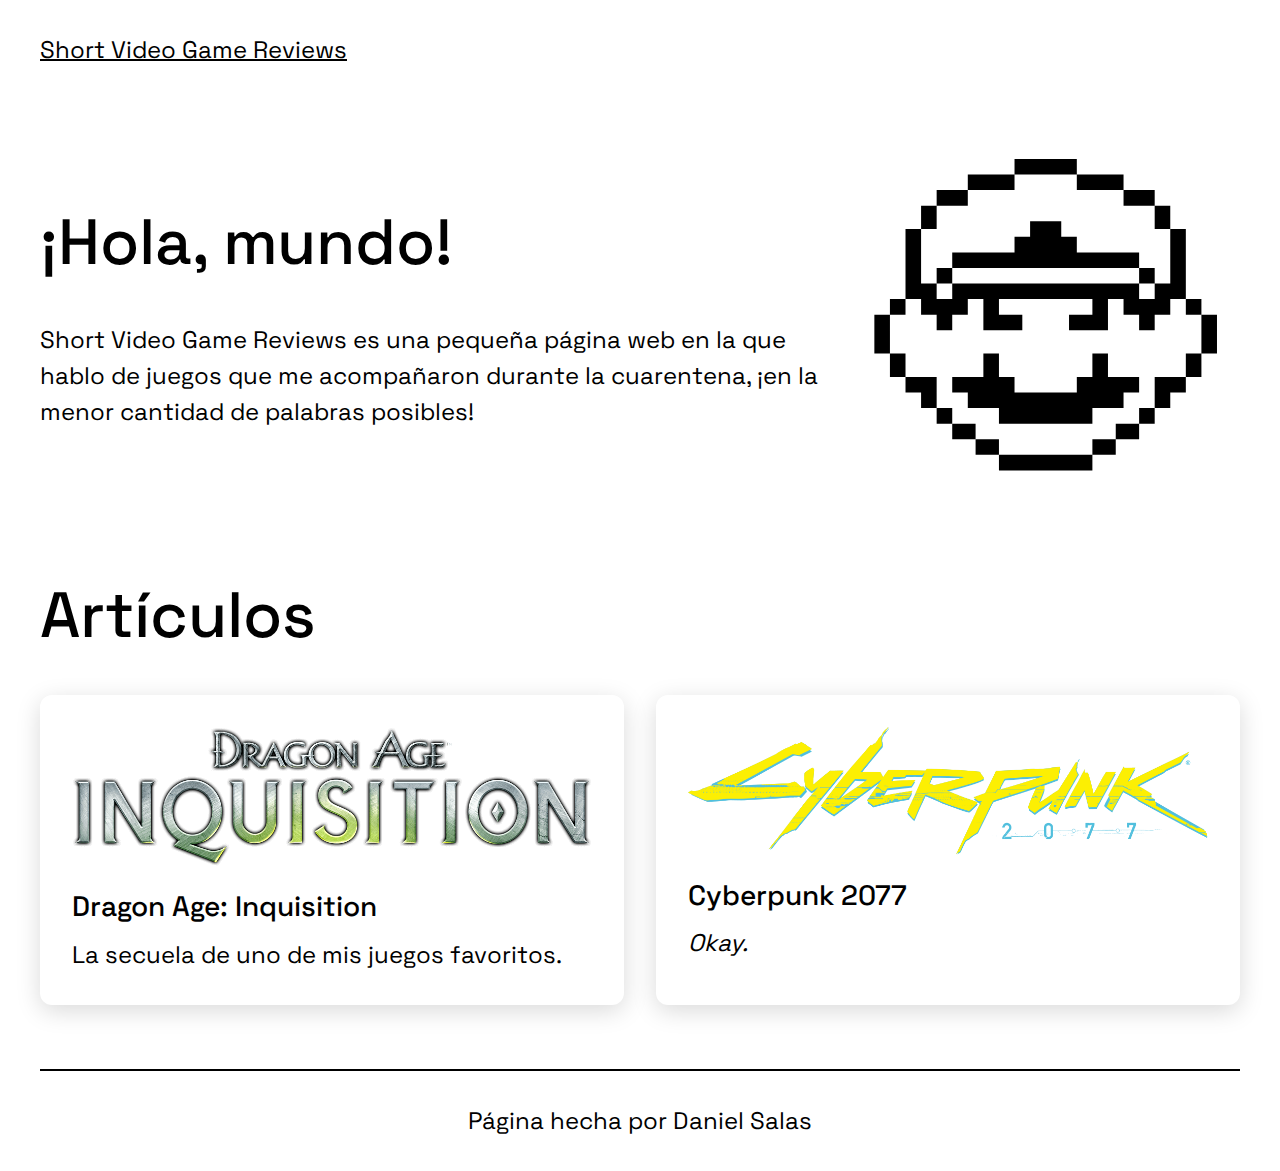
<file: index.html>
<!DOCTYPE html>
<html lang="es">
    <head>
        <meta charset="utf-8">
        <meta name="viewport" content="width=device-width, initial-scale=1">
        <link href="style.css" rel="stylesheet">
        <title>Short Video Game Reviews</title>
    </head>
    <body>
        <nav>
            <a class="logo" href="index.html">
                <span>SVGR</span>
            </a>
            <div class="menu">
                <!--
                <a href="dai.html">DA:I</a>
                <a href="cp2077.html">CP2077</a>
                -->
            </div>
        </nav>
        <article>
            <section class="bienvenida">
                <div class="contenedor-bienvenida-logo">
                    <svg xmlns="http://www.w3.org/2000/svg" viewBox="0 0 50 50" fill="currentcolor">
                        <path d="M 21 5 L 21 7 L 29 7 L 29 5 L 21 5 z M 29 7 L 29 9 L 35 9 L 35 7 L 29 7 z M 35 9 L 35 11 L 39 11 L 39 9 L 35 9 z M 39 11 L 39 14 L 41 14 L 41 11 L 39 11 z M 41 14 L 41 17 L 41 21 L 39 21 L 39 23 L 37 23 L 37 21 L 35 21 L 15 21 L 13 21 L 13 23 L 11 23 L 11 21 L 9 21 L 9 14 L 7 14 L 7 21 L 7 23 L 9 23 L 9 25 L 11 25 L 11 27 L 13 27 L 13 25 L 15 25 L 15 23 L 17 23 L 17 27 L 22 27 L 22 25 L 19 25 L 19 23 L 31 23 L 31 25 L 28 25 L 28 27 L 33 27 L 33 23 L 35 23 L 35 25 L 37 25 L 37 27 L 39 27 L 39 25 L 41 25 L 41 23 L 43 23 L 43 21 L 43 17 L 43 14 L 41 14 z M 43 23 L 43 25 L 45 25 L 45 23 L 43 23 z M 45 25 L 45 30 L 47 30 L 47 25 L 45 25 z M 45 30 L 43 30 L 43 33 L 45 33 L 45 30 z M 43 33 L 41 33 L 39 33 L 39 37 L 41 37 L 41 35 L 43 35 L 43 33 z M 39 37 L 37 37 L 37 39 L 39 39 L 39 37 z M 37 39 L 34 39 L 34 41 L 37 41 L 37 39 z M 34 41 L 31 41 L 31 43 L 34 43 L 34 41 z M 31 43 L 19 43 L 19 45 L 31 45 L 31 43 z M 19 43 L 19 41 L 16 41 L 16 43 L 19 43 z M 16 41 L 16 39 L 13 39 L 13 41 L 16 41 z M 13 39 L 13 37 L 11 37 L 11 39 L 13 39 z M 11 37 L 11 33 L 7 33 L 7 35 L 9 35 L 9 37 L 11 37 z M 7 33 L 7 30 L 5 30 L 5 33 L 7 33 z M 5 30 L 5 25 L 3 25 L 3 30 L 5 30 z M 5 25 L 7 25 L 7 23 L 5 23 L 5 25 z M 9 14 L 11 14 L 11 11 L 9 11 L 9 14 z M 11 11 L 15 11 L 15 9 L 11 9 L 11 11 z M 15 9 L 21 9 L 21 7 L 15 7 L 15 9 z M 11 21 L 13 21 L 13 19 L 11 19 L 11 21 z M 13 19 L 37 19 L 37 17 L 29 17 L 29 15 L 27 15 L 27 13 L 23 13 L 23 15 L 21 15 L 21 17 L 13 17 L 13 19 z M 37 19 L 37 21 L 39 21 L 39 19 L 37 19 z M 17 30 L 17 33 L 13 33 L 13 35 L 15 35 L 15 37 L 17 37 L 19 37 L 19 39 L 31 39 L 31 37 L 33 37 L 35 37 L 35 35 L 37 35 L 37 33 L 33 33 L 33 30 L 31 30 L 31 33 L 29 33 L 29 35 L 21 35 L 21 33 L 19 33 L 19 30 L 17 30 z"/>
                    </svg>
                </div>
                <div class="contenedor-bienvenida-texto">
                    <h1>¡Hola, mundo!</h1>
                    <p>Short Video Game Reviews es una pequeña página web en la que hablo de juegos que me acompañaron durante la cuarentena, ¡en la menor cantidad de palabras posibles!</p>
                </div>
            </section>
            <h1>Artículos</h1>
            <section class="articulos">
                <a href="dai.html">
                    <div class="contenedor-articulos">
                        <img src="images/dai-logo.png">
                        <h3>Dragon Age: Inquisition</h3>
                        <p>La secuela de uno de mis juegos favoritos.</p>
                    </div>
                </a>
                <a href="cp2077.html">
                    <div class="contenedor-articulos">
                        <img src="images/cp2077-logo.png">
                        <h3>Cyberpunk 2077</h3>
                        <p><i>Okay.</i></p>
                    </div>
                </a>
            </section>
        </article>
    </body>
    <footer>
        <div class="contenedor-footer">
            <span>Página hecha por Daniel Salas</span>
        </div>
    </footer>
</html>
</file>
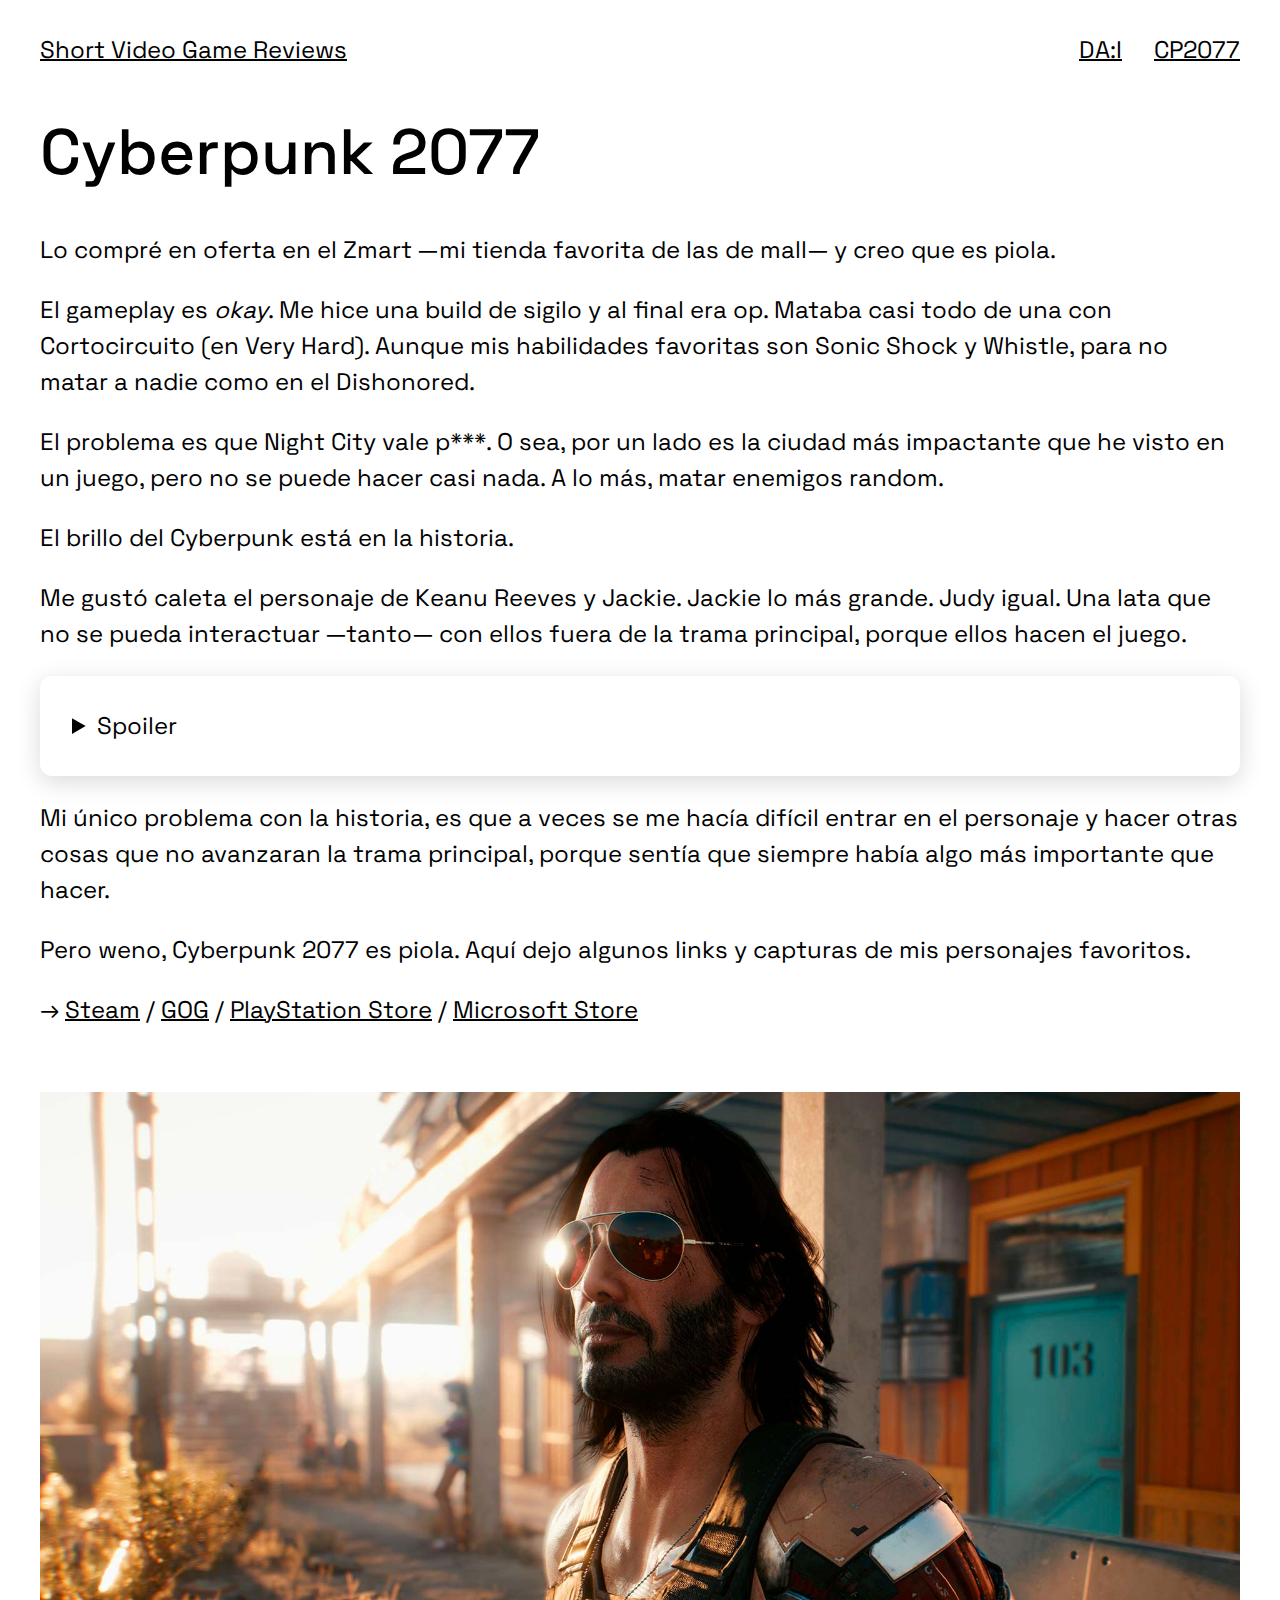
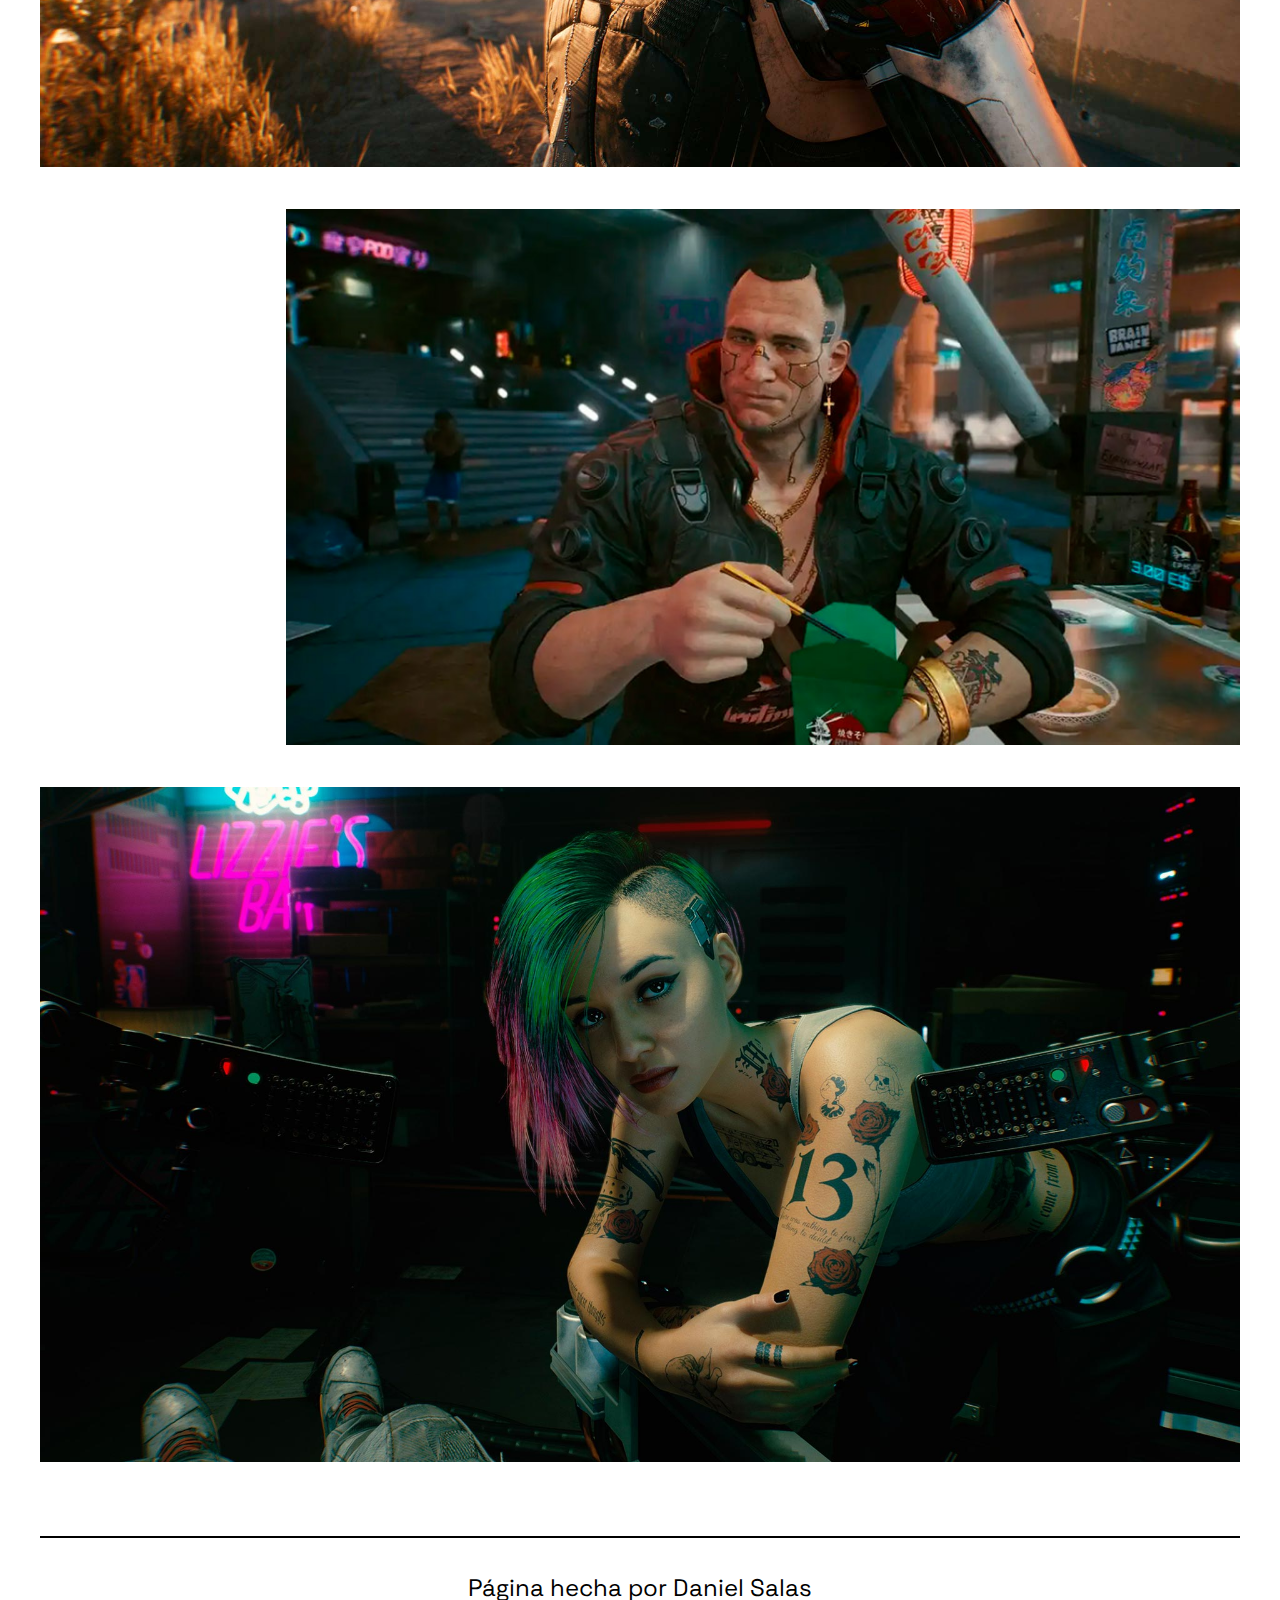
<file: cp2077.html>
<!DOCTYPE html>
<html lang="es">
    <head>
        <meta charset="utf-8">
        <meta name="viewport" content="width=device-width, initial-scale=1">
        <link rel="preconnect" href="https://fonts.googleapis.com">
        <link rel="preconnect" href="https://fonts.gstatic.com" crossorigin>
        <link href="https://fonts.googleapis.com/css2?family=IBM+Plex+Sans:wght@400;700&display=swap" rel="stylesheet">
        <link href="style.css" rel="stylesheet">
        <title>Short Video Game Reviews</title>
    </head>
    <body>
        <nav>
            <a class="logo" href="index.html">
                <span>SVGR</span>
            </a>
            <div class="menu">
                <a href="dai.html">DA:I</a>
                <a href="cp2077.html">CP2077</a>
            </div>
        </nav>
        <article>
            <h1>Cyberpunk 2077</h1>
            <p>Lo compré en oferta en el  Zmart —mi tienda favorita de las de mall— y creo que es piola.</p>
            <p>El gameplay es <i>okay</i>. Me hice una build de sigilo y al final era op. Mataba casi todo de una con Cortocircuito (en Very Hard). Aunque mis habilidades favoritas son Sonic Shock y Whistle, para no matar a nadie como en el Dishonored.</p>
            <p>El problema es que Night City vale p***. O sea, por un lado es la ciudad más impactante que he visto en un juego, pero no se puede hacer casi nada. A lo más, matar enemigos random.</p>
            <p>El brillo del Cyberpunk está en la historia.</p>
            <p>Me gustó caleta el personaje de Keanu Reeves y Jackie. Jackie lo más grande. Judy igual. Una lata que no se pueda interactuar —tanto— con ellos fuera de la trama principal, porque ellos hacen el juego.</p>
            <details><summary>Spoiler</summary>El final donde te matas con Keanu es ufff y el mensaje que te deja Judy en la escena post créditos es fatal.</details>
            <p>Mi único problema con la historia, es que a veces se me hacía difícil entrar en el personaje y hacer otras cosas que no avanzaran la trama principal, porque sentía que siempre había algo más importante que hacer.</p>
            <p>Pero weno, Cyberpunk 2077 es piola. Aquí dejo algunos links y capturas de mis personajes favoritos.</p>
            <p>→ <a href="https://store.steampowered.com/app/1091500/Cyberpunk_2077/" target="_blank">Steam</a> / <a href="https://www.gog.com/game/cyberpunk_2077" target="_blank">GOG</a> / <a href="https://store.playstation.com/es-cl/product/UP4497-CUSA16596_00-0000000000000004/" target="_blank">PlayStation Store</a> / <a href="https://www.microsoft.com/es-cl/p/cyberpunk-2077/bx3m8l83bbrw" target="_blank">Microsoft Store</a></p>
            <section class="cp2077-galeria">
                <p class="johnny"><img src="images/johnny.jpg"></p>
                <p class="jackie"><img src="images/jackie.jpg"></p>
                <p class="judy"><img src="images/judy.jpg"></p>
            </section>
        </article>
    </body>
    <footer>
        <div class="contenedor-footer">
            <span>Página hecha por Daniel Salas</span>
        </div>
    </footer>
</file>
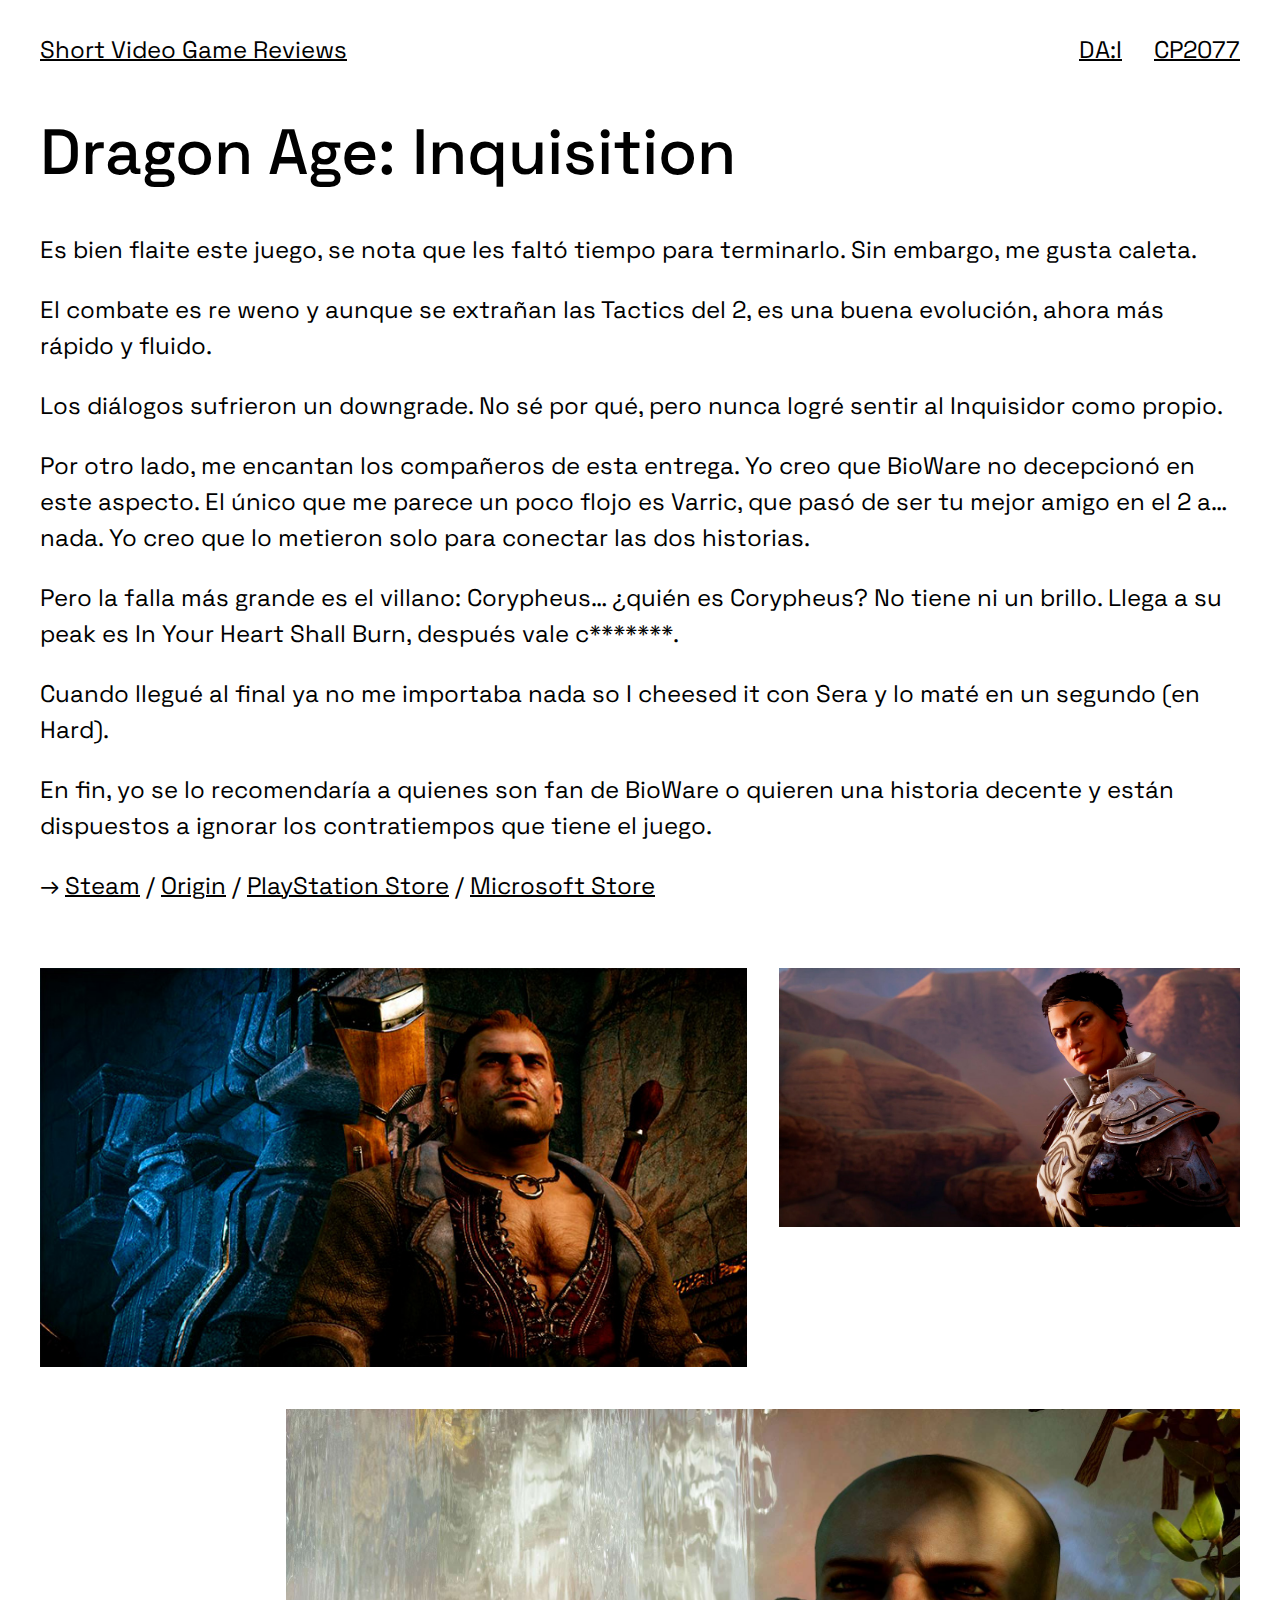
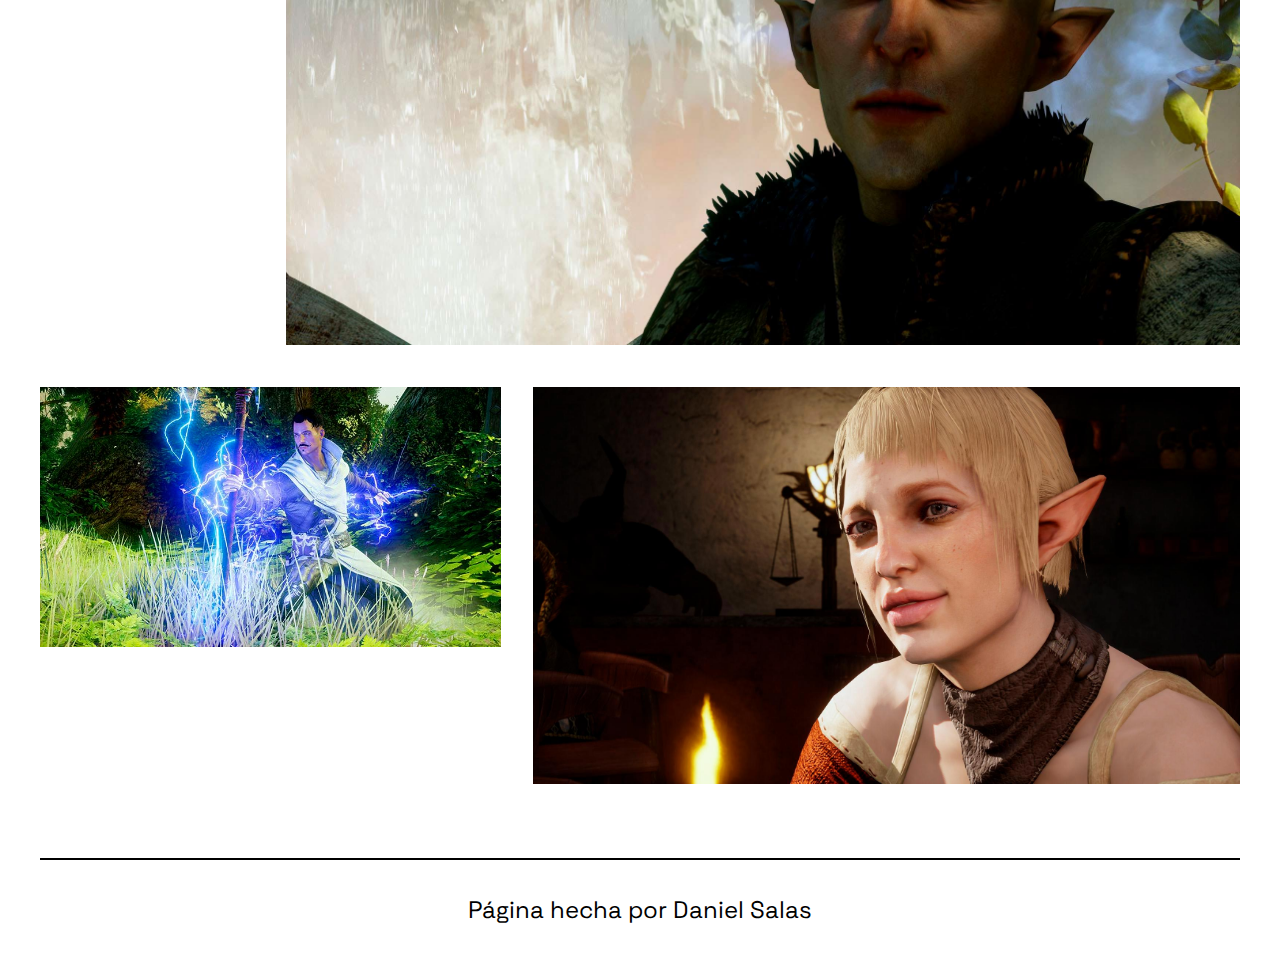
<file: dai.html>
<!DOCTYPE html>
<html lang="es">
    <head>
        <meta charset="utf-8">
        <meta name="viewport" content="width=device-width, initial-scale=1">
        <link rel="preconnect" href="https://fonts.googleapis.com">
        <link rel="preconnect" href="https://fonts.gstatic.com" crossorigin>
        <link href="https://fonts.googleapis.com/css2?family=IBM+Plex+Sans:wght@400;700&display=swap" rel="stylesheet">
        <link href="style.css" rel="stylesheet">
        <title>Short Video Game Reviews</title>
    </head>
    <body>
        <nav>
            <a class="logo" href="index.html">
                <span>SVGR</span>
            </a>
            <div class="menu">
                <a href="dai.html">DA:I</a>
                <a href="cp2077.html">CP2077</a>
            </div>
        </nav>
        <article>
            <h1>Dragon Age: Inquisition</h1>
            <p>Es bien flaite este juego, se nota que les faltó tiempo para terminarlo. Sin embargo, me gusta caleta.</p>
            <p>El combate es re weno y aunque se extrañan las Tactics del 2, es una buena evolución, ahora más rápido y fluido.</p>
            <p>Los diálogos sufrieron un downgrade. No sé por qué, pero nunca logré sentir al Inquisidor como propio.</p>
            <p>Por otro lado, me encantan los compañeros de esta entrega. Yo creo que BioWare no decepcionó en este aspecto. El único que me parece un poco flojo es Varric, que pasó de ser tu mejor amigo en el 2 a… nada. Yo creo que lo metieron solo para conectar las dos historias.</p>
            <p>Pero la falla más grande es el villano: Corypheus… ¿quién es Corypheus? No tiene ni un brillo. Llega a su peak es In Your Heart Shall Burn, después vale c*******.</p>
            <p>Cuando llegué al final ya no me importaba nada so I cheesed it con Sera y lo maté en un segundo (en Hard).</p>
            <p>En fin, yo se lo recomendaría a quienes son fan de BioWare o quieren una historia decente y están dispuestos a ignorar los contratiempos que tiene el juego.</p>
            <p>→ <a href="https://store.steampowered.com/app/1222690/Dragon_Age_Inquisition/" target="_blank">Steam</a> / <a href="https://www.origin.com/chl/es-es/store/dragon-age/dragon-age-inquisition" target="_blank">Origin</a> / <a href="https://store.playstation.com/es-cl/product/UP0006-CUSA00220_00-DA3GAMEOFTHEYEAR/" target="_blank">PlayStation Store</a> / <a href="https://www.microsoft.com/es-cl/p/dragon-age-inquisition/c47gzzbmr5wg" target="_blank">Microsoft Store</a></p>
            <section class="dai-galeria">
                <p class="varric"><img src="images/varric.jpg"></p>
                <p class="cassandra"><img src="images/cassandra.jpg"></p>
                <p class="solas"><img src="images/solas.jpg"></p>
                <p class="dorian"><img src="images/dorian.jpg"></p>
                <p class="sera"><img src="images/sera.jpg"></p>
            </section>
        </article>
    </body>
    <footer>
        <div class="contenedor-footer">
            <span>Página hecha por Daniel Salas</span>
        </div>
    </footer>
</file>
<file: style.css>
@font-face {
    font-family: "Space Grotesk";
    font-feature-settings: "ss02", "ss03", "ss04";
    src: url(fonts/SpaceGrotesk[wght].woff2) format("woff2");
}

html {
    font-size: 100%;
    box-sizing: border-box;
}

* , *::before, *::after {
    box-sizing: inherit;
}

body {
    font-family: 'Space Grotesk', sans-serif;
    font-size: 1.25rem;
    line-height: 1.4;
    margin: 0;
    background: #fff;
    color: #000;
}

nav {
    position: fixed;
    top: 0;
    right: 0;
    left: 0;
    display: flex;
    flex-wrap: nowrap;
    align-items: center;
    justify-content: space-between;
    padding: 2rem 2.5rem;
    margin: 0 auto;
    width: 100%;
    z-index: 1030;
    background: #fff;
}

.logo span {
    opacity: 1;
    transition: .3s ease-out;
    transition-delay: 0s;
}

.logo::before {
    content: "Short Video Game Reviews";
    position: absolute;
    opacity: 0;
    pointer-events: none;
    text-decoration: underline 2px;
}

.menu {
    display: inherit;
    flex-wrap: inherit;
    align-items: inherit;
}

.menu a {
    padding-left: 2rem;
}

.bienvenida {
    display: grid;
    grid-template-columns: 1fr;
    grid-template-rows: auto;
    align-items: center;
    margin-bottom: 4rem;
}

a, a::before {
    color: inherit;
    text-decoration: underline 2px;
    transition: .3s ease-out;
    transition-delay: 0s;
}

a:hover, a:hover::before {
    /*
    text-decoration-color: transparent;
    */
    color: rgba(0,255,0,1);
}

.articulos {
    display: grid;
    grid-template-columns: 1fr;
    gap: 2rem;
}

.contenedor-articulos {
    width: 100%;
    height: 100%;
    padding: 2rem;
    border-radius: inherit;
}

.articulos h3 {
    margin: 1rem 0;
}

.articulos p {
    margin: 0;
    margin-top: 1rem;
}

h3 {
    font-weight: 500;
    line-height: 1;
}

.articulos a {
    text-decoration: none;
    box-shadow: 0px 6px 24px rgba(0,0,0,0.15);
    background: #fff;
    border-radius: 12px;
    transition: .3s ease-out;
    transition-delay: 0s;

}

.articulos a:hover {
    text-decoration: none;
    color: #000;
    box-shadow: 0px 6px 24px rgba(0,0,0,0.4);
}

article {
    padding: 0 2.5rem;
    margin-top: 7.5rem;
}

.dai-galeria, .cp2077-galeria {
    display: grid;
    grid-template-columns: 1fr;
    grid-template-rows: auto;
    gap: 2rem;
    margin-top: 4rem;
}

section p {
    margin: 0;
}

img {
    width: 100%;
}

h1 {
    font-size: 3.5rem;
    font-weight: 500;
    line-height: 1;
    margin: 0;
    margin-bottom: 3rem; 
    padding: 0;
}

details {
    box-shadow: 0px 6px 24px rgba(0,0,0,0.15);
    background: #fff;
    border-radius: 12px;
    transition: .3s ease-out;
    transition-delay: 0s;
    padding: 2rem;
}

details:hover {
    box-shadow: 0px 6px 24px rgba(0,0,0,0.4);
    cursor: pointer;
}

details[open] summary {
    margin: 0;
    margin-bottom: 1.5rem;
}

footer {
    margin-top: 4rem;
    padding: 0 2.5rem;
}


.contenedor-footer {
    padding: 2rem 0;
    margin: 0 auto;
    text-align: center;
    border-top: 2px solid;
}

@media (min-width: 56.25em) {
    body {
        font-size: 1.5rem;
        line-height: 1.5;
    }

    .logo span {
        opacity: 0;
    }

    .logo::before {
        opacity: 1;
        transition: .3s ease-out;
        transition-delay: 0s;
        pointer-events: auto;
    }

    .bienvenida {
        grid-template-columns: 2fr 1fr;
        grid-template-rows: 1fr;
        gap: 2rem;
    }

    .contenedor-bienvenida-logo {
        display:block;
        grid-column: 2/3;
        grid-row: 1/2;
    }

    .contenedor-bienvenida-texto {
        grid-column: 1/2;
        grid-row: 1/2;
    }

    .articulos {
        grid-template-columns: 1fr 1fr;
    }

    h1 {
        font-size: 4rem;
    }

    /*
    .dai-galeria {
        display: grid;
        align-items: center;
        grid-template-columns: 1fr 1fr 2fr 2fr;
        gap: 0 2rem;
    }

    .party {
        display: inherit;
        grid-column: 1/3;
        grid-row: 1/2;
    }

    .cassandra {
        display: inherit;
        grid-column: 3/5;
        grid-row: 2/3;
    }
    
    .solas {
        display: inherit;
        grid-column:2/4;
        grid-row: 3/4;
    }
    
    .dorian {
        display: inherit;
        grid-column: 1/3;
        grid-row: 4/5;
    }
    
    .sera {
        display: inherit;
        grid-column: 4/5;
        grid-row: 5/6;
    }
    */

    .dai-galeria {
        display: grid;
        grid-template-columns: repeat(5, 1fr);
        grid-template-rows: auto;
        align-items: start;
        margin-top: 4rem;

    }

    .varric, .cassandra, .solas, .dorian, .sera, .johnny, .judy, .jackie {
        display: block;
        margin: 0;
        padding: 0;
    }

    .varric {
        grid-column: 1/4;
        grid-row: 1/2;
    }

    .cassandra {
        grid-column: 4/6;
        grid-row: 1/2;
    }

    .solas {
        grid-column: 2/6;
        grid-row: 2/3;
    }

    .dorian {
        grid-column: 1/3;
        grid-row: 3/4;
    }

    .sera {
        grid-column: 3/6;
        grid-row: 3/4;
    }

    .cp2077-galeria {
        display: grid;
        grid-template-columns: repeat(5, 1fr);
        grid-template-rows: auto;
        align-items: start;
        margin-top: 4rem;
    }
    
    .johnny {
        grid-column: 1/6;
        grid-row: 1/2;
    }

    .jackie {
        grid-column: 2/6;
        grid-row: 2/3;
    }
    
    .judy {
        grid-column: 1/6;
        grid-row: 3/4;
    }
    
}
</file>
